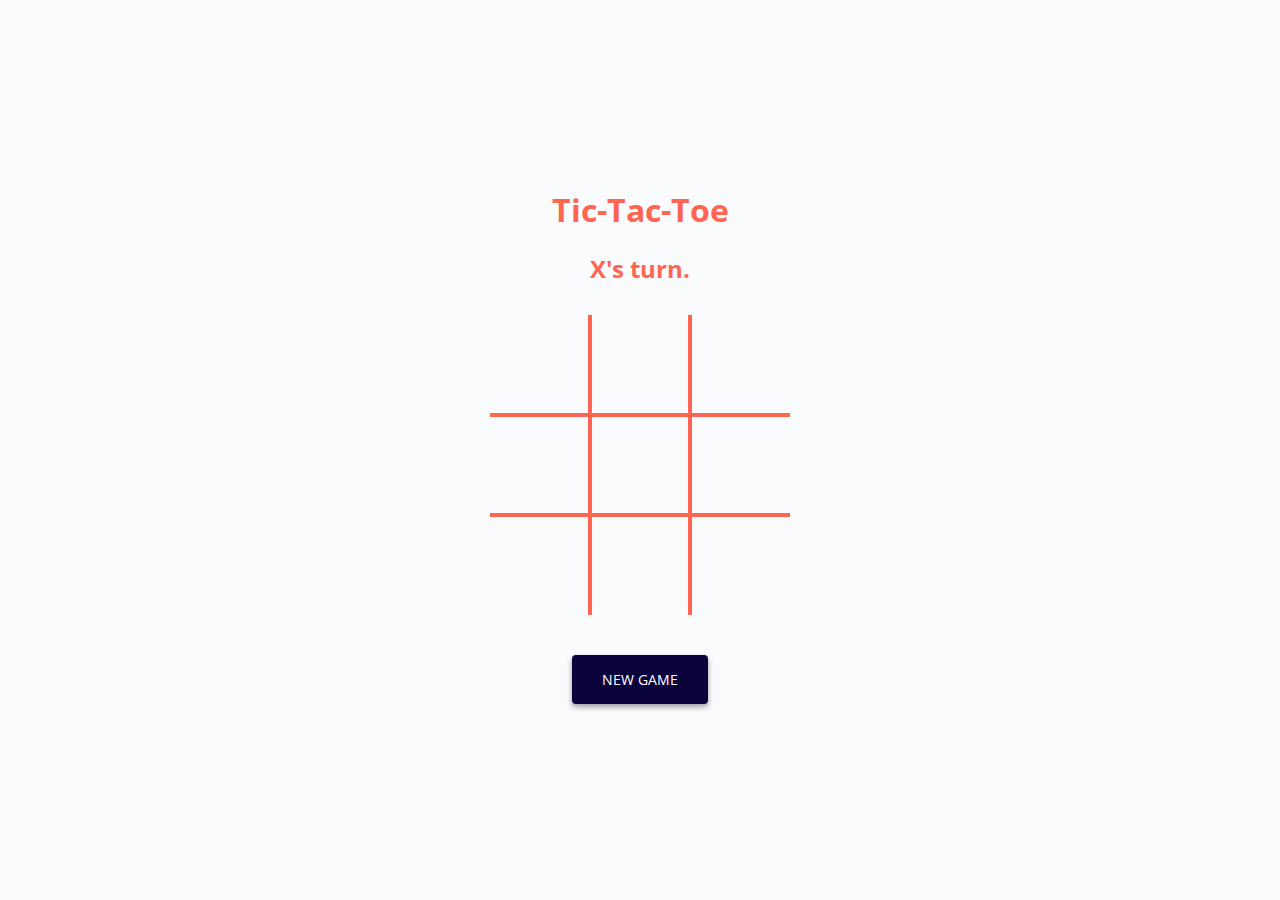
<file: index.html>
<!DOCTYPE html>
<html lang="en">

<head>
    <meta charset="UTF-8">
    <meta name="viewport" content="width=device-width, initial-scale=1.0">
    <link href="https://fonts.googleapis.com/css2?family=Open+Sans&display=swap" rel="stylesheet">
    <link rel="stylesheet" href="tt.css">
    <script src="tt.js" defer></script>
    <title>Tic-Tac-Toe</title>
    <link rel="shortcut icon" href="logo.png" type="image/x-icon">
</head>

<body>
    <div class="tictactoe">
        <h1>Tic-Tac-Toe</h1>
        <h2 class="turnIndicator">X's turn</h2>

        <div class="board">
            <div class="square">
                <div class="outline"></div>
                <div class="foreground"></div>
            </div>
            <div class="square">
                <div class="outline"></div>
                <div class="foreground"></div>
            </div>
            <div class="square">
                <div class="outline"></div>
                <div class="foreground"></div>
            </div>
            <div class="square">
                <div class="outline"></div>
                <div class="foreground"></div>
            </div>
            <div class="square">
                <div class="outline"></div>
                <div class="foreground"></div>
            </div>
            <div class="square">
                <div class="outline"></div>
                <div class="foreground"></div>
            </div>
            <div class="square">
                <div class="outline"></div>
                <div class="foreground"></div>
            </div>
            <div class="square">
                <div class="outline"></div>
                <div class="foreground"></div>
            </div>
            <div class="square">
                <div class="outline"></div>
                <div class="foreground"></div>
            </div>
        </div>

        <button class="newGame">NEW GAME</button>
    </div>
</body>

</html>
</file>
<file: tt.css>
html {
    box-sizing: border-box;
    -webkit-box-sizing: border-box;
    -moz-box-sizing: border-box;
    background-color: #F9FBFC;
    color:  #FF6652;
    font-family: 'Open Sans', sans-serif;
  }
  
  *,
  *:before,
  *:after {
    box-sizing: inherit;
    -webkit-box-sizing: inherit;
    -moz-box-sizing: inherit;
  }
  
  body {
    display: grid;
    justify-content: center;
    align-items: center;
    min-height: 95vh;
    text-align: center;
  }
  
  .board {
    display: grid;
    grid-template-columns: repeat(3, auto);
    margin: 30px auto 40px auto;
  }
  
  .square {
    width: 100px;
    height: 100px;
    border: 2px solid  #FF6652;
    transition: 0.2s ease-out;
    cursor: pointer;
    position: relative;
  }
  
  /* change color of square when hovering */
  .square:hover {
    background-color:  #C7E3EE;
  }
  
  /* to disable the hover effect when a square is already selected
      or when the game is over */
  .gameOver .square:hover,
  .square.X:hover,
  .square.O:hover {
    background-color: inherit;
    cursor: default;
  }
  
  /* display outline and foreground overlapping and center contents */
  
  .square .outline {
    position: absolute;
    display: flex;
    justify-content: center;
    align-items: center;
    height: 100px;
    width: 100px;
  }
  
  .square .foreground {
    position: absolute;
    display: flex;
    justify-content: center;
    align-items: center;
    height: 100px;
    width: 100px;
  }
  
  /* outline and foreground of a square with X */
  
  .square.X .outline:before {
    content: "";
    background:  #FC1D00;
    width: 14px;
    height: 58px;
    position: absolute;
    transform: rotate(45deg);
    z-index: 2;
  }
  
  .square.X .outline:after {
    content: "";
    background:  #FC1D00;
    width: 14px;
    height: 58px;
    position: absolute;
    transform: rotate(-45deg);
    z-index: 2;
  }
  
  .square.X .foreground:before {
    content: "";
    background:  #FF6652;
    width: 8px;
    height: 52px;
    position: absolute;
    transform: rotate(45deg);
    z-index: 3;
  }
  
  .square.X .foreground:after {
    content: "";
    background:  #FF6652;
    width: 8px;
    height: 52px;
    position: absolute;
    transform: rotate(-45deg);
    z-index: 3;
  }
  
  /* outline and foreground of a square with O */
  
  .square.O .outline:before {
    content: "";
    background: transparent;
    width: 58px;
    height: 58px;
    position: absolute;
    border-radius: 50%;
    border: 14px solid #C54D3D;
    z-index: 2;
  }
  
  .square.O .foreground:after {
    content: "";
    background: transparent;
    width: 52px;
    height: 52px;
    position: absolute;
    border-radius: 50%;
    border: 8px solid #F0D1CD;
    z-index: 3;
  }
  
  /* hide outer borders of the squares */
  
  .square:nth-of-type(1),
  .square:nth-of-type(2),
  .square:nth-of-type(3) {
    border-top: none;
  }
  
  .square:nth-of-type(1),
  .square:nth-of-type(4),
  .square:nth-of-type(7) {
    border-left: none;
  }
  
  .square:nth-of-type(3),
  .square:nth-of-type(6),
  .square:nth-of-type(9) {
    border-right: none;
  }
  
  .square:nth-of-type(7),
  .square:nth-of-type(8),
  .square:nth-of-type(9) {
    border-bottom: none;
  }
  
  /* new game button */
  
  button {
    background-color:  #0B033C;
    font-family: 'Open Sans', sans-serif;
    font-size: 14px;
    color: white;
    border: none;
    padding: 15px 30px;
    border-radius: 4px;
    box-shadow: 0 4px 6px rgba(0, 0, 0, 0.16), 0 2px 5px rgba(0, 0, 0, 0.26);
    transition: 0.2s ease-out;
    cursor: pointer;
  }
  
  /* change color and shadow of button when hovering */
  button:hover {
    background-color: #05011C;
    box-shadow: 0 10px 20px rgba(0, 0, 0, 0.16), 0 5px 6px rgba(0, 0, 0, 0.26);
  }
</file>
